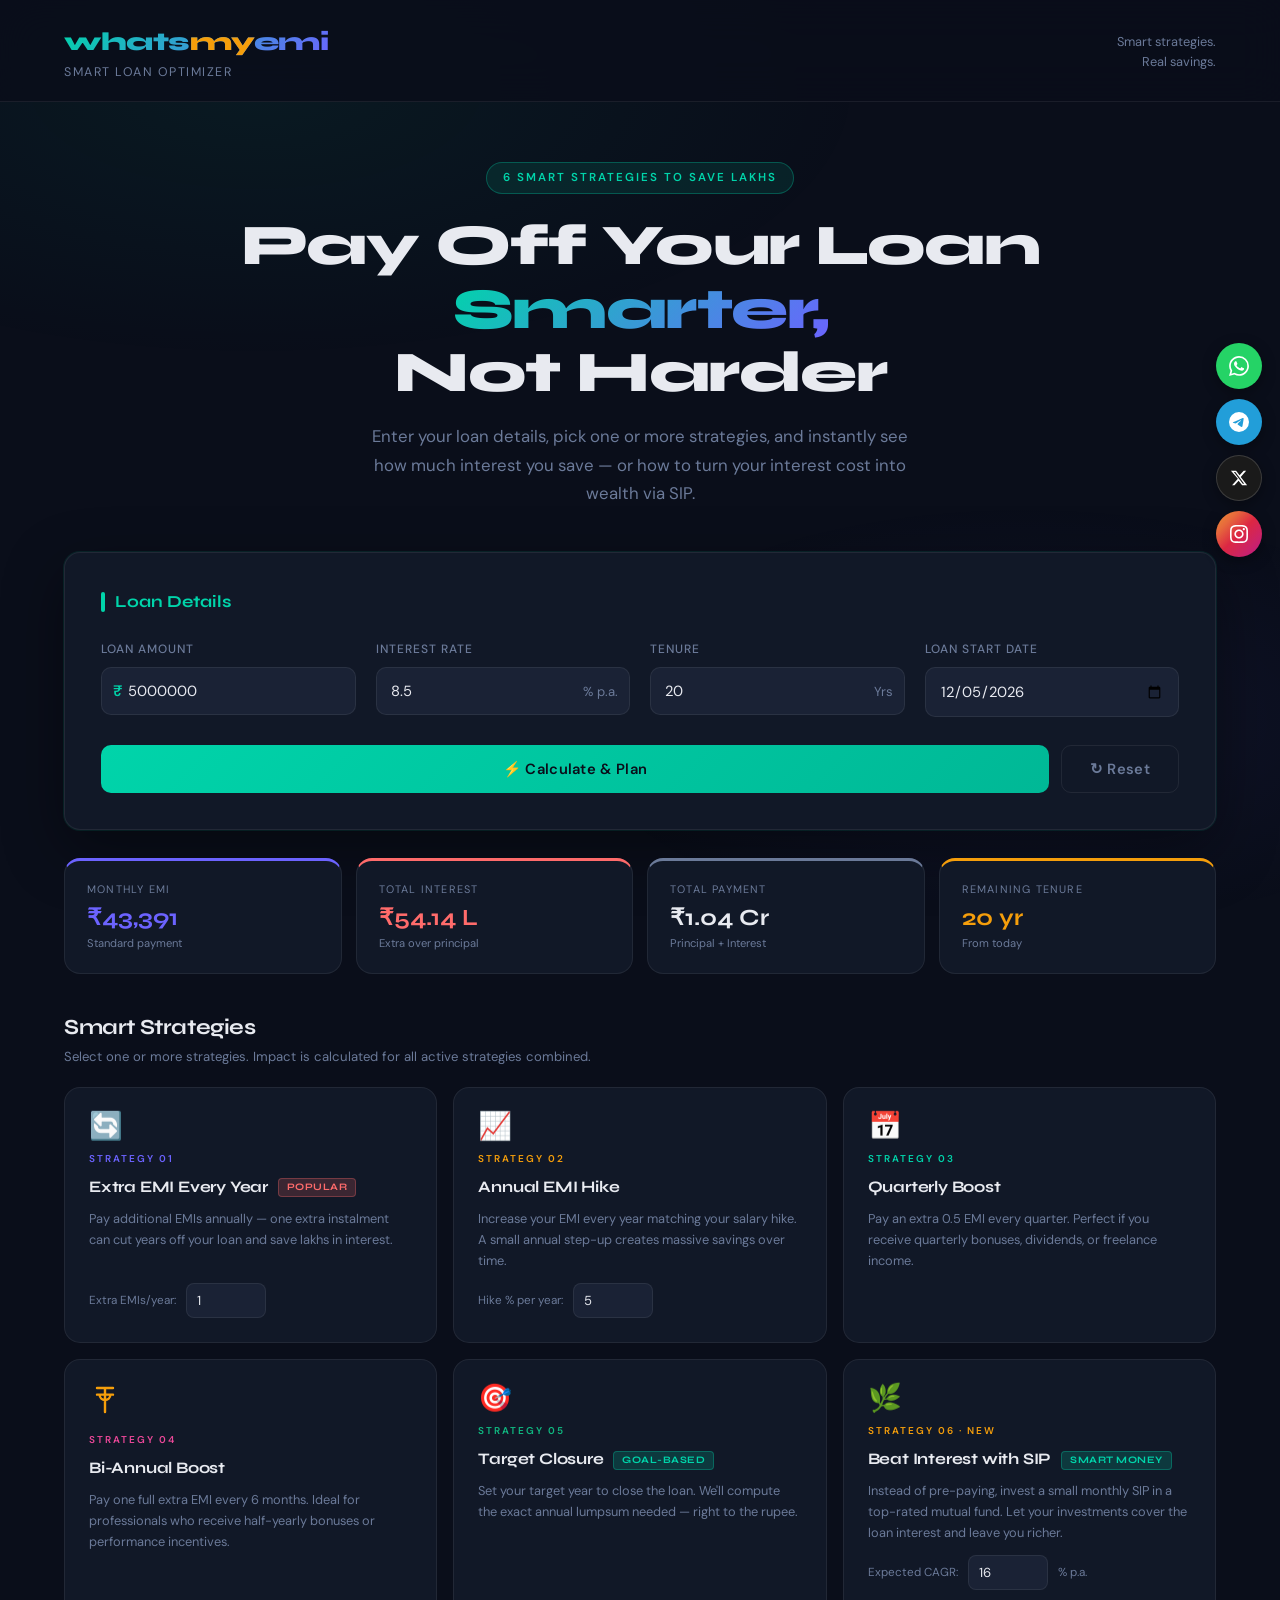
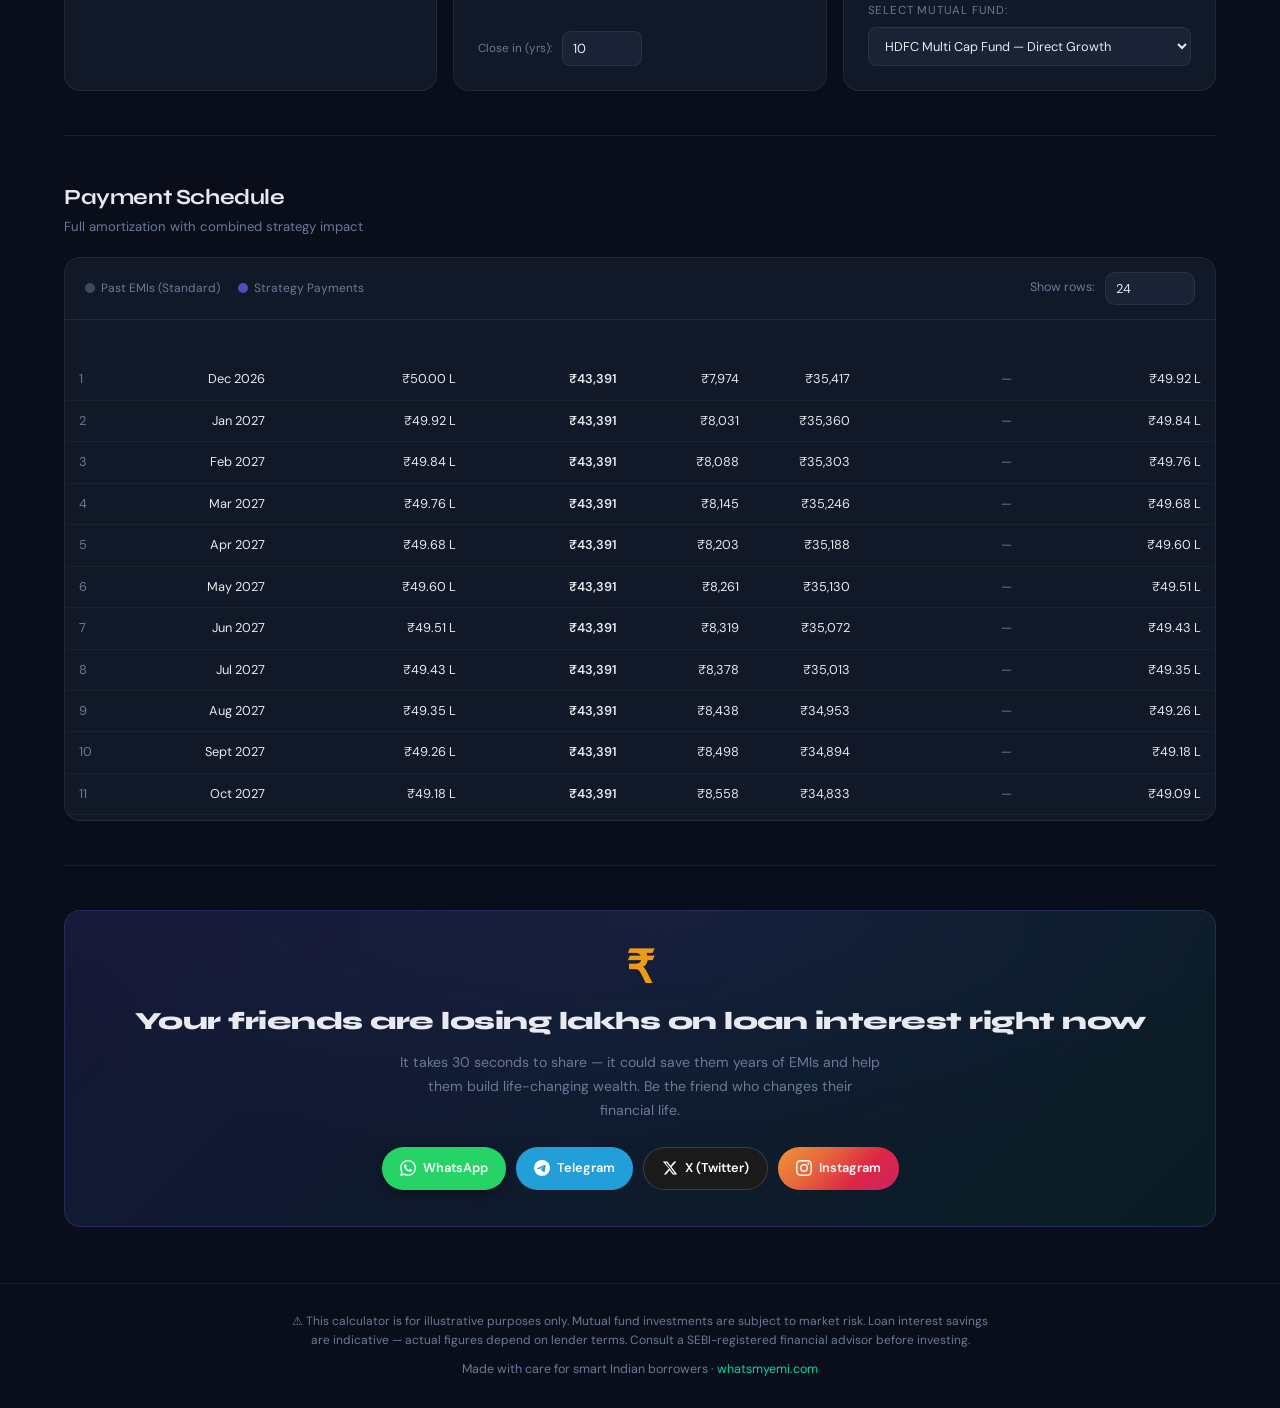
<file: index.html>
<!DOCTYPE html>
<html lang="en">
<head>
  <meta charset="UTF-8">
  <meta name="viewport" content="width=device-width, initial-scale=1.0">

  <!-- ═══ PRIMARY SEO META ═══ -->
  <title>WhatsMyEMI — Free EMI Calculator with Smart Loan Optimizer for India</title>
  <link rel="apple-touch-icon" sizes="180x180" href="/apple-touch-icon.png">
  <link rel="icon" type="image/png" sizes="32x32" href="/favicon-32x32.png">
  <link rel="icon" type="image/png" sizes="16x16" href="/favicon-16x16.png">
  <link rel="manifest" href="/site.webmanifest">

  <meta name="description" content="Calculate your home loan, car loan or personal loan EMI instantly. Use 6 smart strategies — extra EMI, EMI hike, SIP in mutual funds — to save lakhs of rupees in interest. Free, no login required.">
  <meta name="keywords" content="EMI calculator, loan EMI calculator India, home loan EMI, car loan EMI, personal loan EMI, reduce loan interest, prepayment calculator, SIP calculator, mutual fund SIP, HDFC mutual fund, ICICI mutual fund, Axis mutual fund, loan optimizer, amortization schedule India">
  <meta name="author" content="WhatsMyEMI">
  <meta name="robots" content="index, follow">
  <link rel="canonical" href="https://whatsmyemi.com/">

  <!-- ═══ OPEN GRAPH (Facebook, WhatsApp, LinkedIn) ═══ -->
  <meta property="og:type" content="website">
  <meta property="og:url" content="https://whatsmyemi.com/">
  <meta property="og:title" content="WhatsMyEMI — Save Lakhs on Your Loan Interest">
  <meta property="og:description" content="India's smartest free EMI calculator. Discover 6 proven strategies to slash your loan interest and close your loan years early — including SIP in top mutual funds.">
  <meta property="og:image" content="https://whatsmyemi.com/og-preview.png">
  <meta property="og:locale" content="en_IN">
  <meta property="og:site_name" content="WhatsMyEMI">

  <!-- ═══ TWITTER CARD ═══ -->
  <meta name="twitter:card" content="summary_large_image">
  <meta name="twitter:url" content="https://whatsmyemi.com/">
  <meta name="twitter:title" content="WhatsMyEMI — Save Lakhs on Your Loan Interest">
  <meta name="twitter:description" content="India's smartest free EMI calculator with 6 strategies to reduce interest & close loan early. Try SIP strategy to beat your loan interest with mutual funds.">
  <meta name="twitter:image" content="https://whatsmyemi.com/og-preview.png">

  <!-- ═══ STRUCTURED DATA (JSON-LD) ═══ -->
  <script type="application/ld+json">
  {
    "@context": "https://schema.org",
    "@type": "WebApplication",
    "name": "WhatsMyEMI",
    "url": "https://whatsmyemi.com",
    "description": "Free EMI calculator with 6 smart loan optimization strategies for Indian borrowers. Calculate home loan, car loan, personal loan EMI and discover how to save lakhs in interest.",
    "applicationCategory": "FinanceApplication",
    "operatingSystem": "Any",
    "offers": { "@type": "Offer", "price": "0", "priceCurrency": "INR" },
    "inLanguage": "en-IN",
    "audience": { "@type": "Audience", "geographicArea": { "@type": "Country", "name": "India" } }
  }
  </script>

  <!-- ═══ FONTS ═══ -->
  <link rel="preconnect" href="https://fonts.googleapis.com">
  <link rel="preconnect" href="https://fonts.gstatic.com" crossorigin>
  <link href="https://fonts.googleapis.com/css2?family=Syne:wght@400;600;700;800&family=DM+Sans:ital,opsz,wght@0,9..40,300;0,9..40,400;0,9..40,500;1,9..40,300&display=swap" rel="stylesheet">

  <!-- ═══ STYLES ═══ -->
  <link rel="stylesheet" href="css/style.css">
  <link rel="stylesheet" href="css/strategy-cards.css">
  <link rel="stylesheet" href="css/social-share.css">
</head>
<body>

  <!-- ═══ HEADER ═══ -->
  <header>
    <div class="container">
      <div class="header-inner">
        <div>
          <div class="logo">whats<span>my</span>emi</div>
          <div class="tagline">SMART LOAN OPTIMIZER</div>
        </div>
       <!-- <div class="header-right">
          <span class="header-badge">100% Free · No Login</span>
        </div> -->
		<div style="font-size:0.8rem;color:var(--muted);text-align:right;line-height:1.6;">
        Smart strategies.<br>Real savings.
      </div>
      </div>
    </div>
  </header>

  <!-- ═══ HERO ═══ -->
  <section class="hero" aria-label="Hero Section">
    <div class="container">
      <div class="hero-badge">6 Smart Strategies to Save Lakhs</div>
      <h1>Pay Off Your Loan <em>Smarter,</em><br>Not Harder</h1>
      <p>Enter your loan details, pick one or more strategies, and instantly see how much interest you save — or how to turn your interest cost into wealth via SIP.</p>
    </div>
  </section>

  <!-- ═══ MAIN CONTENT ═══ -->
  <main class="container" id="main-content">

    <!-- ── Loan Input Card ── -->
    <section class="calc-card" aria-label="Loan Details">
      <div class="calc-title">Loan Details</div>
      <div class="inputs-grid">
        <div class="input-group">
          <label for="loanAmt">Loan Amount</label>
          <div class="input-wrap">
            <span class="input-prefix">₹</span>
            <input type="number" id="loanAmt" class="has-prefix" placeholder="50,00,000" value="5000000" aria-label="Loan Amount in Rupees">
          </div>
        </div>
        <div class="input-group">
          <label for="rate">Interest Rate</label>
          <div class="input-wrap">
            <input type="number" id="rate" class="has-suffix" placeholder="8.5" value="8.5" step="0.1" aria-label="Annual Interest Rate">
            <span class="input-suffix">% p.a.</span>
          </div>
        </div>
        <div class="input-group">
          <label for="tenure">Tenure</label>
          <div class="input-wrap">
            <input type="number" id="tenure" class="has-suffix" placeholder="20" value="20" min="1" max="30" aria-label="Loan Tenure in Years">
            <span class="input-suffix">Yrs</span>
          </div>
        </div>
        <div class="input-group">
          <label for="startDate">Loan Start Date</label>
          <div class="input-wrap">
            <input type="date" id="startDate" aria-label="Loan Start Date">
          </div>
        </div>
      </div>
      <div class="btn-row">
        <button class="btn btn-primary" onclick="calculate()" aria-label="Calculate EMI">
          &#9889; Calculate &amp; Plan
        </button>
        <button class="btn btn-ghost" onclick="resetAll()" aria-label="Reset Calculator">
          &#8635; Reset
        </button>
      </div>
    </section>

    <!-- ── Results Summary Pills ── -->
    <section class="results-summary" id="resultsSummary" aria-live="polite" aria-label="Loan Summary">
      <div class="result-pill pill-emi">
        <div class="pill-label">Monthly EMI</div>
        <div class="pill-value" id="rEMI">—</div>
        <div class="pill-sub">Standard payment</div>
      </div>
      <div class="result-pill pill-interest">
        <div class="pill-label">Total Interest</div>
        <div class="pill-value" id="rInterest">—</div>
        <div class="pill-sub">Extra over principal</div>
      </div>
      <div class="result-pill pill-total">
        <div class="pill-label">Total Payment</div>
        <div class="pill-value" id="rTotal">—</div>
        <div class="pill-sub">Principal + Interest</div>
      </div>
      <div class="result-pill pill-tenure">
        <div class="pill-label">Remaining Tenure</div>
        <div class="pill-value" id="rTenure">—</div>
        <div class="pill-sub">From today</div>
      </div>
    </section>

    <!-- ── Strategy Section ── -->
    <div id="strategiesWrap" style="display:none">

      <!-- Combined savings banner (shows when >1 strategy active) -->
      <div class="combined-banner" id="combinedBanner" style="display:none" aria-live="polite">
        <div class="cb-left">
          <div class="cb-label">Combined Strategy Impact</div>
          <div class="cb-metrics">
            <span>Interest Saved: <strong id="cb-saved">—</strong></span>
            <span>Time Saved: <strong id="cb-time">—</strong></span>
            <span>New Tenure: <strong id="cb-tenure">—</strong></span>
          </div>
        </div>
        <div class="cb-tag">Multi-Strategy Active</div>
      </div>

      <div class="section-header">
        <div>
          <div class="section-title">Smart Strategies</div>
          <div class="section-sub">Select one or more strategies. Impact is calculated for all active strategies combined.</div>
        </div>
      </div>

      <div class="strategies-grid" id="strategiesGrid">

        <!-- S1: Extra EMI -->
        <article class="strategy-card" id="card-s1" style="--card-color:#6c63ff" onclick="toggleStrategy('s1')" role="button" tabindex="0" aria-pressed="false" aria-label="Extra EMI Every Year Strategy">
          <div class="card-check" aria-hidden="true">&#10003;</div>
          <div class="card-icon" aria-hidden="true">&#128260;</div>
          <div class="card-number">Strategy 01</div>
          <div class="card-title">Extra EMI Every Year <span class="badge badge-hot">Popular</span></div>
          <div class="card-desc">Pay additional EMIs annually — one extra instalment can cut years off your loan and save lakhs in interest.</div>
          <div class="card-input-row" onclick="event.stopPropagation()">
            <label for="s1-count">Extra EMIs/year:</label>
            <input type="number" id="s1-count" value="1" min="1" max="12" oninput="onStrategyInput('s1')">
          </div>
          <div class="card-result" id="res-s1">
            <div class="cr-item"><div class="cr-label">Interest Saved</div><div class="cr-value" id="s1-saved" style="color:var(--accent)">—</div></div>
            <div class="cr-item"><div class="cr-label">Time Saved</div><div class="cr-value" id="s1-time" style="color:var(--accent2)">—</div></div>
            <div class="cr-item"><div class="cr-label">New Tenure</div><div class="cr-value" id="s1-new-tenure" style="color:var(--accent3)">—</div></div>
          </div>
        </article>

        <!-- S2: Hike EMI -->
        <article class="strategy-card" id="card-s2" style="--card-color:#f59e0b" onclick="toggleStrategy('s2')" role="button" tabindex="0" aria-pressed="false" aria-label="Annual EMI Hike Strategy">
          <div class="card-check" aria-hidden="true">&#10003;</div>
          <div class="card-icon" aria-hidden="true">&#128200;</div>
          <div class="card-number">Strategy 02</div>
          <div class="card-title">Annual EMI Hike</div>
          <div class="card-desc">Increase your EMI every year matching your salary hike. A small annual step-up creates massive savings over time.</div>
          <div class="card-input-row" onclick="event.stopPropagation()">
            <label for="s2-hike">Hike % per year:</label>
            <input type="number" id="s2-hike" value="5" min="1" max="50" oninput="onStrategyInput('s2')">
          </div>
          <div class="card-result" id="res-s2">
            <div class="cr-item"><div class="cr-label">Interest Saved</div><div class="cr-value" id="s2-saved" style="color:var(--accent)">—</div></div>
            <div class="cr-item"><div class="cr-label">Time Saved</div><div class="cr-value" id="s2-time" style="color:var(--accent2)">—</div></div>
            <div class="cr-item"><div class="cr-label">New Tenure</div><div class="cr-value" id="s2-new-tenure" style="color:var(--accent3)">—</div></div>
          </div>
        </article>

        <!-- S3: Quarterly Boost -->
        <article class="strategy-card" id="card-s3" style="--card-color:#00d4aa" onclick="toggleStrategy('s3')" role="button" tabindex="0" aria-pressed="false" aria-label="Quarterly Boost Strategy">
          <div class="card-check" aria-hidden="true">&#10003;</div>
          <div class="card-icon" aria-hidden="true">&#128197;</div>
          <div class="card-number">Strategy 03</div>
          <div class="card-title">Quarterly Boost</div>
          <div class="card-desc">Pay an extra 0.5 EMI every quarter. Perfect if you receive quarterly bonuses, dividends, or freelance income.</div>
          <div class="card-result" id="res-s3">
            <div class="cr-item"><div class="cr-label">Interest Saved</div><div class="cr-value" id="s3-saved" style="color:var(--accent)">—</div></div>
            <div class="cr-item"><div class="cr-label">Time Saved</div><div class="cr-value" id="s3-time" style="color:var(--accent2)">—</div></div>
            <div class="cr-item"><div class="cr-label">New Tenure</div><div class="cr-value" id="s3-new-tenure" style="color:var(--accent3)">—</div></div>
          </div>
        </article>

        <!-- S4: 6-Month Boost -->
        <article class="strategy-card" id="card-s4" style="--card-color:#ec4899" onclick="toggleStrategy('s4')" role="button" tabindex="0" aria-pressed="false" aria-label="Bi-Annual Boost Strategy">
          <div class="card-check" aria-hidden="true">&#10003;</div>
          <div class="card-icon" aria-hidden="true">
            <svg width="32" height="32" viewBox="0 0 24 24" fill="none" stroke="var(--accent3)" stroke-width="1.8" stroke-linecap="round" stroke-linejoin="round"><path d="M6 3h12M6 8h12M12 3v18M8 8c0 2.5 2 4 4 4s4-1.5 4-4"/></svg>
          </div>
          <div class="card-number">Strategy 04</div>
          <div class="card-title">Bi-Annual Boost</div>
          <div class="card-desc">Pay one full extra EMI every 6 months. Ideal for professionals who receive half-yearly bonuses or performance incentives.</div>
          <div class="card-result" id="res-s4">
            <div class="cr-item"><div class="cr-label">Interest Saved</div><div class="cr-value" id="s4-saved" style="color:var(--accent)">—</div></div>
            <div class="cr-item"><div class="cr-label">Time Saved</div><div class="cr-value" id="s4-time" style="color:var(--accent2)">—</div></div>
            <div class="cr-item"><div class="cr-label">New Tenure</div><div class="cr-value" id="s4-new-tenure" style="color:var(--accent3)">—</div></div>
          </div>
        </article>

        <!-- S5: Target Tenure -->
        <article class="strategy-card" id="card-s5" style="--card-color:#10b981" onclick="toggleStrategy('s5')" role="button" tabindex="0" aria-pressed="false" aria-label="Target Closure Strategy">
          <div class="card-check" aria-hidden="true">&#10003;</div>
          <div class="card-icon" aria-hidden="true">&#127919;</div>
          <div class="card-number">Strategy 05</div>
          <div class="card-title">Target Closure <span class="badge badge-new">Goal-Based</span></div>
          <div class="card-desc">Set your target year to close the loan. We'll compute the exact annual lumpsum needed — right to the rupee.</div>
          <div class="card-input-row" onclick="event.stopPropagation()">
            <label for="s5-target">Close in (yrs):</label>
            <input type="number" id="s5-target" value="10" min="1" oninput="onStrategyInput('s5')">
          </div>
          <div class="card-result" id="res-s5">
            <div class="cr-item"><div class="cr-label">Annual Lumpsum</div><div class="cr-value" id="s5-lumpsum" style="color:var(--accent3)">—</div></div>
            <div class="cr-item"><div class="cr-label">Interest Saved</div><div class="cr-value" id="s5-saved" style="color:var(--accent)">—</div></div>
            <div class="cr-item"><div class="cr-label">Years Saved</div><div class="cr-value" id="s5-time" style="color:var(--accent2)">—</div></div>
          </div>
        </article>

        <!-- S6: SIP Strategy -->
        <article class="strategy-card sip-card" id="card-s6" style="--card-color:#f59e0b" onclick="toggleStrategy('s6')" role="button" tabindex="0" aria-pressed="false" aria-label="Beat Interest with SIP Strategy">
          <div class="card-check" aria-hidden="true">&#10003;</div>
          <div class="card-icon" aria-hidden="true">&#127807;</div>
          <div class="card-number">Strategy 06 · NEW</div>
          <div class="card-title">Beat Interest with SIP <span class="badge badge-new">Smart Money</span></div>
          <div class="card-desc">Instead of pre-paying, invest a small monthly SIP in a top-rated mutual fund. Let your investments cover the loan interest and leave you richer.</div>
          <div class="card-input-row sip-cagr-row" onclick="event.stopPropagation()">
            <label for="s6-cagr">Expected CAGR:</label>
            <input type="number" id="s6-cagr" value="16" min="1" max="40" step="0.5" oninput="onStrategyInput('s6')">
            <span class="unit-label">% p.a.</span>
          </div>
          <!-- Fund Selector -->
          <div class="fund-selector" onclick="event.stopPropagation()">
            <label for="s6-fund">Select Mutual Fund:</label>
            <select id="s6-fund" onchange="onStrategyInput('s6')">
              <option value="hdfc-multicap">HDFC Multi Cap Fund — Direct Growth</option>
              <option value="icici-bluechip">ICICI Pru Bluechip Fund — Direct Growth</option>
              <option value="axis-smallcap">Axis Small Cap Fund — Direct Growth</option>
              <option value="parag-flexi">Parag Parikh Flexi Cap Fund — Direct Growth</option>
              <option value="mirae-largecap">Mirae Asset Large Cap Fund — Direct Growth</option>
            </select>
          </div>
          <!-- SIP Results -->
          <div class="sip-result-box" id="res-s6">
            <div class="sip-fund-info">
              <div class="sip-fund-name" id="s6-fund-name">HDFC Multi Cap Fund — Direct Growth</div>
              <a href="#" id="s6-fund-link" target="_blank" class="sip-fund-link" onclick="event.stopPropagation()">View Fund on AMC Website &#8599;</a>
            </div>
            <div class="sip-metrics">
              <div class="sip-metric">
                <div class="sip-metric-label">Monthly SIP</div>
                <div class="sip-metric-value" id="s6-sip-amount" style="color:var(--accent3)">—</div>
              </div>
              <div class="sip-metric">
                <div class="sip-metric-label">SIP Tenure</div>
                <div class="sip-metric-value" id="s6-sip-tenure" style="color:var(--accent2)">—</div>
              </div>
              <div class="sip-metric">
                <div class="sip-metric-label">Total Invested</div>
                <div class="sip-metric-value" id="s6-sip-invested" style="color:var(--muted)">—</div>
              </div>
              <div class="sip-metric">
                <div class="sip-metric-label">Total Returns</div>
                <div class="sip-metric-value" id="s6-sip-returns" style="color:var(--accent)">—</div>
              </div>
              <div class="sip-metric">
                <div class="sip-metric-label">Loan Interest Paid</div>
                <div class="sip-metric-value" id="s6-interest-paid" style="color:var(--danger)">—</div>
              </div>
              <div class="sip-metric">
                <div class="sip-metric-label">Net Surplus</div>
                <div class="sip-metric-value" id="s6-surplus" style="color:var(--accent3)">—</div>
              </div>
            </div>
            <div class="sip-verdict" id="s6-verdict"></div>
            <div class="sip-disclaimer">* Mutual fund returns are subject to market risk. Past CAGR is not a guarantee of future returns. Consult a SEBI-registered advisor before investing.</div>
          </div>
        </article>

      </div><!-- /strategies-grid -->

      <!-- ── Amortization Table ── -->
      <div class="amort-section" id="amortSection">
        <div class="divider"></div>
        <div class="section-header">
          <div>
            <div class="section-title">Payment Schedule</div>
            <div class="section-sub">
              <span id="pastNotice" style="display:none;color:var(--accent3)">&#9888; Past EMIs shown at standard plan. Strategy payments apply from today onwards.</span>
              <span id="scheduleNote">Full amortization with combined strategy impact</span>
            </div>
          </div>
        </div>
        <div class="table-wrap">
          <div class="table-controls">
            <div class="table-legend">
              <span class="legend-dot dot-past"></span> Past EMIs (Standard)
              <span class="legend-dot dot-strategy" style="margin-left:12px"></span> Strategy Payments
            </div>
            <div style="display:flex;gap:10px;align-items:center">
              <label style="font-size:0.78rem;color:var(--muted)">Show rows:</label>
              <input type="number" id="showRows" value="24" min="6" max="9999" oninput="renderTable()">
            </div>
          </div>
          <div class="scrollable-table" role="region" aria-label="Amortization Table">
            <table>
              <thead>
                <tr>
                  <th style="text-align:left">Month</th>
                  <th>Date</th>
                  <th>Opening Balance</th>
                  <th>Total EMI Paid</th>
                  <th>Principal</th>
                  <th>Interest</th>
                  <th>Extra Amount</th>
                  <th>Closing Balance</th>
                </tr>
              </thead>
              <tbody id="amortBody"></tbody>
            </table>
          </div>
        </div>
      </div>

      <div class="divider"></div>

      <!-- ── Share CTA ── -->
      <section class="share-cta" aria-label="Share Section">
        <!-- <div class="share-cta-icon" aria-hidden="true">
          <svg width="40" height="40" viewBox="0 0 24 24" fill="none" stroke="var(--accent3)" stroke-width="1.8" stroke-linecap="round" stroke-linejoin="round"><path d="M6 3h12M6 8h12M12 3v18M8 8c0 2.5 2 4 4 4s4-1.5 4-4"/></svg>
        </div> -->
		<div class="share-cta-icon" aria-hidden="true" style="font-size:2.8rem;font-weight:800;color:var(--accent3);font-family:'Syne',sans-serif;line-height:1;">
  ₹
</div>
        <h2>Your friends are losing lakhs on loan interest right now</h2>
        <p>It takes 30 seconds to share — it could save them years of EMIs and help them build life-changing wealth. Be the friend who changes their financial life.</p>
        <div class="share-cta-btns">
          <a href="#" onclick="shareWA();return false;" class="share-btn sb-wa" aria-label="Share on WhatsApp">
            <svg width="16" height="16" viewBox="0 0 24 24" fill="white" aria-hidden="true"><path d="M17.472 14.382c-.297-.149-1.758-.867-2.03-.967-.273-.099-.471-.148-.67.15-.197.297-.767.966-.94 1.164-.173.199-.347.223-.644.075-.297-.15-1.255-.463-2.39-1.475-.883-.788-1.48-1.761-1.653-2.059-.173-.297-.018-.458.13-.606.134-.133.298-.347.446-.52.149-.174.198-.298.298-.497.099-.198.05-.371-.025-.52-.075-.149-.669-1.612-.916-2.207-.242-.579-.487-.5-.669-.51-.173-.008-.371-.01-.57-.01-.198 0-.52.074-.792.372-.272.297-1.04 1.016-1.04 2.479 0 1.462 1.065 2.875 1.213 3.074.149.198 2.096 3.2 5.077 4.487.709.306 1.262.489 1.694.625.712.227 1.36.195 1.871.118.571-.085 1.758-.719 2.006-1.413.248-.694.248-1.289.173-1.413-.074-.124-.272-.198-.57-.347m-5.421 7.403h-.004a9.87 9.87 0 01-5.031-1.378l-.361-.214-3.741.982.998-3.648-.235-.374a9.86 9.86 0 01-1.51-5.26c.001-5.45 4.436-9.884 9.888-9.884 2.64 0 5.122 1.03 6.988 2.898a9.825 9.825 0 012.893 6.994c-.003 5.45-4.437 9.884-9.885 9.884m8.413-18.297A11.815 11.815 0 0012.05 0C5.495 0 .16 5.335.157 11.892c0 2.096.547 4.142 1.588 5.945L.057 24l6.305-1.654a11.882 11.882 0 005.683 1.448h.005c6.554 0 11.890-5.335 11.893-11.893a11.821 11.821 0 00-3.48-8.413Z"/></svg>
            WhatsApp
          </a>
          <a href="#" onclick="shareTG();return false;" class="share-btn sb-tg" aria-label="Share on Telegram">
            <svg width="16" height="16" viewBox="0 0 24 24" fill="white" aria-hidden="true"><path d="M11.944 0A12 12 0 0 0 0 12a12 12 0 0 0 12 12 12 12 0 0 0 12-12A12 12 0 0 0 12 0a12 12 0 0 0-.056 0zm4.962 7.224c.1-.002.321.023.465.14a.506.506 0 0 1 .171.325c.016.093.036.306.02.472-.18 1.898-.962 6.502-1.36 8.627-.168.9-.499 1.201-.82 1.23-.696.065-1.225-.46-1.9-.902-1.056-.693-1.653-1.124-2.678-1.8-1.185-.78-.417-1.21.258-1.91.177-.184 3.247-2.977 3.307-3.23.007-.032.014-.15-.056-.212s-.174-.041-.249-.024c-.106.024-1.793 1.14-5.061 3.345-.48.33-.913.49-1.302.48-.428-.008-1.252-.241-1.865-.44-.752-.245-1.349-.374-1.297-.789.027-.216.325-.437.893-.663 3.498-1.524 5.83-2.529 6.998-3.014 3.332-1.386 4.025-1.627 4.476-1.635z"/></svg>
            Telegram
          </a>
          <a href="#" onclick="shareTW();return false;" class="share-btn sb-tw" aria-label="Share on X/Twitter">
            <svg width="16" height="16" viewBox="0 0 24 24" fill="white" aria-hidden="true"><path d="M18.244 2.25h3.308l-7.227 8.26 8.502 11.24H16.17l-4.714-6.231-5.401 6.231H2.748l7.73-8.835L1.254 2.25H8.08l4.713 6.231zm-1.161 17.52h1.833L7.084 4.126H5.117z"/></svg>
            X (Twitter)
          </a>
          <a href="#" onclick="shareIG();return false;" class="share-btn sb-ig" aria-label="Share via Instagram">
            <svg width="16" height="16" viewBox="0 0 24 24" fill="white" aria-hidden="true"><path d="M12 2.163c3.204 0 3.584.012 4.85.07 3.252.148 4.771 1.691 4.919 4.919.058 1.265.069 1.645.069 4.849 0 3.205-.012 3.584-.069 4.849-.149 3.225-1.664 4.771-4.919 4.919-1.266.058-1.644.07-4.85.07-3.204 0-3.584-.012-4.849-.07-3.26-.149-4.771-1.699-4.919-4.92-.058-1.265-.07-1.644-.07-4.849 0-3.204.013-3.583.07-4.849.149-3.227 1.664-4.771 4.919-4.919 1.266-.057 1.645-.069 4.849-.069zm0-2.163c-3.259 0-3.667.014-4.947.072-4.358.2-6.78 2.618-6.98 6.98-.059 1.281-.073 1.689-.073 4.948 0 3.259.014 3.668.072 4.948.2 4.358 2.618 6.78 6.98 6.98 1.281.058 1.689.072 4.948.072 3.259 0 3.668-.014 4.948-.072 4.354-.2 6.782-2.618 6.979-6.98.059-1.28.073-1.689.073-4.948 0-3.259-.014-3.667-.072-4.947-.196-4.354-2.617-6.78-6.979-6.98-1.281-.059-1.69-.073-4.949-.073zm0 5.838c-3.403 0-6.162 2.759-6.162 6.162s2.759 6.163 6.162 6.163 6.162-2.759 6.162-6.163c0-3.403-2.759-6.162-6.162-6.162zm0 10.162c-2.209 0-4-1.79-4-4 0-2.209 1.791-4 4-4s4 1.791 4 4c0 2.21-1.791 4-4 4zm6.406-11.845c-.796 0-1.441.645-1.441 1.44s.645 1.44 1.441 1.44c.795 0 1.439-.645 1.439-1.44s-.644-1.44-1.439-1.44z"/></svg>
            Instagram
          </a>
        </div>
      </section>

    </div><!-- /strategiesWrap -->
  </main>

  <!-- ═══ FOOTER ═══ -->
  <footer>
    <div class="container">
      <p class="footer-disclaimer">&#9888; This calculator is for illustrative purposes only. Mutual fund investments are subject to market risk. Loan interest savings are indicative — actual figures depend on lender terms. Consult a SEBI-registered financial advisor before investing.</p>
      <p class="footer-copy">Made with care for smart Indian borrowers &middot; <a href="https://whatsmyemi.com" rel="noopener">whatsmyemi.com</a></p>
    </div>
  </footer>

  <!-- ═══ SOCIAL SHARE FLOATER ═══ -->
  <aside class="social-float" aria-label="Social Share Buttons">
    <a class="share-bubble sb-wa" href="#" onclick="shareWA();return false;" data-tip="WhatsApp" aria-label="Share on WhatsApp">
      <svg width="20" height="20" viewBox="0 0 24 24" fill="white"><path d="M17.472 14.382c-.297-.149-1.758-.867-2.03-.967-.273-.099-.471-.148-.67.15-.197.297-.767.966-.94 1.164-.173.199-.347.223-.644.075-.297-.15-1.255-.463-2.39-1.475-.883-.788-1.48-1.761-1.653-2.059-.173-.297-.018-.458.13-.606.134-.133.298-.347.446-.52.149-.174.198-.298.298-.497.099-.198.05-.371-.025-.52-.075-.149-.669-1.612-.916-2.207-.242-.579-.487-.5-.669-.51-.173-.008-.371-.01-.57-.01-.198 0-.52.074-.792.372-.272.297-1.04 1.016-1.04 2.479 0 1.462 1.065 2.875 1.213 3.074.149.198 2.096 3.2 5.077 4.487.709.306 1.262.489 1.694.625.712.227 1.36.195 1.871.118.571-.085 1.758-.719 2.006-1.413.248-.694.248-1.289.173-1.413-.074-.124-.272-.198-.57-.347m-5.421 7.403h-.004a9.87 9.87 0 01-5.031-1.378l-.361-.214-3.741.982.998-3.648-.235-.374a9.86 9.86 0 01-1.51-5.26c.001-5.45 4.436-9.884 9.888-9.884 2.64 0 5.122 1.03 6.988 2.898a9.825 9.825 0 012.893 6.994c-.003 5.45-4.437 9.884-9.885 9.884m8.413-18.297A11.815 11.815 0 0012.05 0C5.495 0 .16 5.335.157 11.892c0 2.096.547 4.142 1.588 5.945L.057 24l6.305-1.654a11.882 11.882 0 005.683 1.448h.005c6.554 0 11.890-5.335 11.893-11.893a11.821 11.821 0 00-3.48-8.413Z"/></svg>
    </a>
    <a class="share-bubble sb-tg" href="#" onclick="shareTG();return false;" data-tip="Telegram" aria-label="Share on Telegram">
      <svg width="20" height="20" viewBox="0 0 24 24" fill="white"><path d="M11.944 0A12 12 0 0 0 0 12a12 12 0 0 0 12 12 12 12 0 0 0 12-12A12 12 0 0 0 12 0a12 12 0 0 0-.056 0zm4.962 7.224c.1-.002.321.023.465.14a.506.506 0 0 1 .171.325c.016.093.036.306.02.472-.18 1.898-.962 6.502-1.36 8.627-.168.9-.499 1.201-.82 1.23-.696.065-1.225-.46-1.9-.902-1.056-.693-1.653-1.124-2.678-1.8-1.185-.78-.417-1.21.258-1.91.177-.184 3.247-2.977 3.307-3.23.007-.032.014-.15-.056-.212s-.174-.041-.249-.024c-.106.024-1.793 1.14-5.061 3.345-.48.33-.913.49-1.302.48-.428-.008-1.252-.241-1.865-.44-.752-.245-1.349-.374-1.297-.789.027-.216.325-.437.893-.663 3.498-1.524 5.83-2.529 6.998-3.014 3.332-1.386 4.025-1.627 4.476-1.635z"/></svg>
    </a>
    <a class="share-bubble sb-tw" href="#" onclick="shareTW();return false;" data-tip="X / Twitter" aria-label="Share on X Twitter">
      <svg width="18" height="18" viewBox="0 0 24 24" fill="white"><path d="M18.244 2.25h3.308l-7.227 8.26 8.502 11.24H16.17l-4.714-6.231-5.401 6.231H2.748l7.73-8.835L1.254 2.25H8.08l4.713 6.231zm-1.161 17.52h1.833L7.084 4.126H5.117z"/></svg>
    </a>
    <a class="share-bubble sb-ig" href="#" onclick="shareIG();return false;" data-tip="Instagram" aria-label="Share via Instagram">
      <svg width="18" height="18" viewBox="0 0 24 24" fill="white"><path d="M12 2.163c3.204 0 3.584.012 4.85.07 3.252.148 4.771 1.691 4.919 4.919.058 1.265.069 1.645.069 4.849 0 3.205-.012 3.584-.069 4.849-.149 3.225-1.664 4.771-4.919 4.919-1.266.058-1.644.07-4.85.07-3.204 0-3.584-.012-4.849-.07-3.26-.149-4.771-1.699-4.919-4.92-.058-1.265-.07-1.644-.07-4.849 0-3.204.013-3.583.07-4.849.149-3.227 1.664-4.771 4.919-4.919 1.266-.057 1.645-.069 4.849-.069zm0-2.163c-3.259 0-3.667.014-4.947.072-4.358.2-6.78 2.618-6.98 6.98-.059 1.281-.073 1.689-.073 4.948 0 3.259.014 3.668.072 4.948.2 4.358 2.618 6.78 6.98 6.98 1.281.058 1.689.072 4.948.072 3.259 0 3.668-.014 4.948-.072 4.354-.2 6.782-2.618 6.979-6.98.059-1.28.073-1.689.073-4.948 0-3.259-.014-3.667-.072-4.947-.196-4.354-2.617-6.78-6.979-6.98-1.281-.059-1.69-.073-4.949-.073zm0 5.838c-3.403 0-6.162 2.759-6.162 6.162s2.759 6.163 6.162 6.163 6.162-2.759 6.162-6.163c0-3.403-2.759-6.162-6.162-6.162zm0 10.162c-2.209 0-4-1.79-4-4 0-2.209 1.791-4 4-4s4 1.791 4 4c0 2.21-1.791 4-4 4zm6.406-11.845c-.796 0-1.441.645-1.441 1.44s.645 1.44 1.441 1.44c.795 0 1.439-.645 1.439-1.44s-.644-1.44-1.439-1.44z"/></svg>
    </a>
  </aside>

  <!-- ═══ SCRIPTS ═══ -->
  <!-- Load order matters: calc.js and table.js must come before strategies.js
       because strategies.js calls buildSchedule() and window.TABLE at runtime -->
  <script src="js/calc.js"></script>
  <script src="js/table.js"></script>
  <script src="js/strategies.js"></script>
  <script src="js/share.js"></script>
  <script src="js/app.js"></script>
</body>
</html>
</file>
<file: css/style.css>
/* ═══════════════════════════════════════════════════════════
   WhatsMyEMI — style.css
   Base layout, typography, calculator, table, footer
═══════════════════════════════════════════════════════════ */

/* ─── Design Tokens ─── */
:root {
  --bg: #0a0e1a;
  --surface: #111827;
  --surface2: #1a2235;
  --border: rgba(255,255,255,0.07);
  --accent: #00d4aa;
  --accent2: #6c63ff;
  --accent3: #f59e0b;
  --text: #e8eaf0;
  --muted: #6b7a99;
  --danger: #ff6b6b;
  --success: #00d4aa;
  --radius: 16px;
  --card-glow: 0 0 0 1px rgba(0,212,170,0.1), 0 20px 60px rgba(0,0,0,0.4);
}

/* ─── Reset & Base ─── */
*, *::before, *::after { box-sizing: border-box; margin: 0; padding: 0; }

html { scroll-behavior: smooth; }

body {
  font-family: 'DM Sans', sans-serif;
  background: var(--bg);
  color: var(--text);
  min-height: 100vh;
  overflow-x: hidden;
  line-height: 1.6;
}

/* Ambient mesh background */
body::before {
  content: '';
  position: fixed;
  inset: 0;
  background:
    radial-gradient(ellipse 80% 50% at 20% 10%, rgba(0,212,170,0.06) 0%, transparent 60%),
    radial-gradient(ellipse 60% 40% at 80% 80%, rgba(108,99,255,0.07) 0%, transparent 60%);
  pointer-events: none;
  z-index: 0;
}

/* ─── Layout ─── */
.container {
  max-width: 1200px;
  margin: 0 auto;
  padding: 0 24px;
  position: relative;
  z-index: 1;
}

/* ─── Header ─── */
header {
  padding: 22px 0 18px;
  border-bottom: 1px solid var(--border);
  background: rgba(10,14,26,0.85);
  backdrop-filter: blur(20px);
  -webkit-backdrop-filter: blur(20px);
  position: sticky;
  top: 0;
  z-index: 100;
}

.header-inner {
  display: flex;
  align-items: center;
  justify-content: space-between;
}

.logo {
  font-family: 'Syne', sans-serif;
  font-size: 1.6rem;
  font-weight: 800;
  letter-spacing: -0.5px;
  background: linear-gradient(135deg, #00d4aa, #6c63ff);
  -webkit-background-clip: text;
  -webkit-text-fill-color: transparent;
  background-clip: text;
}

.logo span { color: var(--accent3); -webkit-text-fill-color: var(--accent3); }

.tagline {
  font-size: 0.78rem;
  color: var(--muted);
  letter-spacing: 1.5px;
  text-transform: uppercase;
}

.header-badge {
  background: rgba(0,212,170,0.1);
  border: 1px solid rgba(0,212,170,0.25);
  color: var(--accent);
  font-size: 0.72rem;
  font-weight: 600;
  padding: 5px 12px;
  border-radius: 100px;
  letter-spacing: 0.5px;
}

/* ─── Hero ─── */
.hero {
  text-align: center;
  padding: 60px 0 44px;
}

.hero-badge {
  display: inline-block;
  background: rgba(0,212,170,0.1);
  border: 1px solid rgba(0,212,170,0.3);
  color: var(--accent);
  font-size: 0.72rem;
  font-weight: 600;
  letter-spacing: 2px;
  text-transform: uppercase;
  padding: 6px 16px;
  border-radius: 100px;
  margin-bottom: 20px;
  animation: fadeUp 0.6s ease both;
}

.hero h1 {
  font-family: 'Syne', sans-serif;
  font-size: clamp(2.1rem, 5vw, 3.6rem);
  font-weight: 800;
  line-height: 1.1;
  letter-spacing: -1.5px;
  margin-bottom: 18px;
  animation: fadeUp 0.6s 0.1s ease both;
}

.hero h1 em {
  font-style: normal;
  background: linear-gradient(135deg, var(--accent), var(--accent2));
  -webkit-background-clip: text;
  -webkit-text-fill-color: transparent;
  background-clip: text;
}

.hero p {
  font-size: 1.05rem;
  color: var(--muted);
  max-width: 540px;
  margin: 0 auto;
  line-height: 1.7;
  animation: fadeUp 0.6s 0.2s ease both;
}

/* ─── Calculator Card ─── */
.calc-card {
  background: var(--surface);
  border: 1px solid var(--border);
  border-radius: var(--radius);
  padding: 36px;
  margin-bottom: 28px;
  box-shadow: var(--card-glow);
  animation: fadeUp 0.6s 0.3s ease both;
}

.calc-title {
  font-family: 'Syne', sans-serif;
  font-size: 1.05rem;
  font-weight: 700;
  margin-bottom: 24px;
  color: var(--accent);
  display: flex;
  align-items: center;
  gap: 10px;
}

.calc-title::before {
  content: '';
  display: block;
  width: 4px;
  height: 20px;
  background: var(--accent);
  border-radius: 4px;
  flex-shrink: 0;
}

.inputs-grid {
  display: grid;
  grid-template-columns: repeat(auto-fit, minmax(200px, 1fr));
  gap: 20px;
  margin-bottom: 28px;
}

.input-group {
  display: flex;
  flex-direction: column;
  gap: 8px;
}

.input-group label {
  font-size: 0.75rem;
  font-weight: 500;
  color: var(--muted);
  text-transform: uppercase;
  letter-spacing: 1px;
}

.input-wrap { position: relative; }

.input-prefix {
  position: absolute;
  left: 12px;
  top: 50%;
  transform: translateY(-50%);
  color: var(--accent);
  font-weight: 600;
  font-size: 0.95rem;
  pointer-events: none;
}

.input-suffix {
  position: absolute;
  right: 12px;
  top: 50%;
  transform: translateY(-50%);
  color: var(--muted);
  font-size: 0.82rem;
  pointer-events: none;
}

input[type="number"],
input[type="date"],
select {
  width: 100%;
  background: var(--surface2);
  border: 1px solid var(--border);
  border-radius: 10px;
  padding: 13px 14px;
  color: var(--text);
  font-family: 'DM Sans', sans-serif;
  font-size: 0.92rem;
  outline: none;
  transition: border-color 0.2s, box-shadow 0.2s;
  -moz-appearance: textfield;
}

input[type="number"]::-webkit-outer-spin-button,
input[type="number"]::-webkit-inner-spin-button { -webkit-appearance: none; }

input[type="number"].has-prefix { padding-left: 26px; }
input[type="number"].has-suffix { padding-right: 50px; }

input:focus, select:focus {
  border-color: var(--accent);
  box-shadow: 0 0 0 3px rgba(0,212,170,0.12);
}

select option { background: var(--surface2); }

/* ─── Buttons ─── */
.btn-row {
  display: flex;
  gap: 12px;
  flex-wrap: wrap;
}

.btn {
  padding: 13px 28px;
  border-radius: 10px;
  font-family: 'DM Sans', sans-serif;
  font-weight: 600;
  font-size: 0.92rem;
  cursor: pointer;
  border: none;
  transition: all 0.2s;
  letter-spacing: 0.3px;
}

.btn-primary {
  background: linear-gradient(135deg, var(--accent), #00b896);
  color: #0a0e1a;
  flex: 1;
  min-width: 160px;
}

.btn-primary:hover {
  transform: translateY(-2px);
  box-shadow: 0 8px 24px rgba(0,212,170,0.35);
}

.btn-primary:active { transform: translateY(0); }

.btn-ghost {
  background: transparent;
  border: 1px solid var(--border);
  color: var(--muted);
}

.btn-ghost:hover {
  border-color: var(--accent);
  color: var(--accent);
}

/* ─── Results Summary Pills ─── */
.results-summary {
  display: none;
  grid-template-columns: repeat(auto-fit, minmax(175px, 1fr));
  gap: 14px;
  margin-bottom: 36px;
  animation: fadeUp 0.5s ease both;
}

.results-summary.visible { display: grid; }

.result-pill {
  background: var(--surface);
  border: 1px solid var(--border);
  border-radius: var(--radius);
  padding: 20px 22px;
  transition: transform 0.2s, box-shadow 0.2s;
  border-top-width: 3px;
}

.result-pill:hover {
  transform: translateY(-3px);
  box-shadow: 0 12px 32px rgba(0,0,0,0.3);
}

.pill-label {
  font-size: 0.68rem;
  text-transform: uppercase;
  letter-spacing: 1.2px;
  color: var(--muted);
  margin-bottom: 8px;
}

.pill-value {
  font-family: 'Syne', sans-serif;
  font-size: 1.45rem;
  font-weight: 700;
  line-height: 1;
}

.pill-sub {
  font-size: 0.7rem;
  color: var(--muted);
  margin-top: 5px;
}

.pill-emi { border-top-color: var(--accent2); }
.pill-interest { border-top-color: var(--danger); }
.pill-total { border-top-color: var(--muted); }
.pill-tenure { border-top-color: var(--accent3); }

.pill-emi .pill-value { color: var(--accent2); }
.pill-interest .pill-value { color: var(--danger); }
.pill-total .pill-value { color: var(--text); }
.pill-tenure .pill-value { color: var(--accent3); }

/* ─── Section Headers ─── */
.section-header {
  display: flex;
  align-items: flex-start;
  gap: 12px;
  margin-bottom: 20px;
}

.section-title {
  font-family: 'Syne', sans-serif;
  font-size: 1.35rem;
  font-weight: 700;
  letter-spacing: -0.4px;
}

.section-sub {
  font-size: 0.82rem;
  color: var(--muted);
  margin-top: 3px;
  line-height: 1.5;
}

/* ─── Combined Banner ─── */
.combined-banner {
  background: linear-gradient(135deg, rgba(0,212,170,0.12), rgba(108,99,255,0.1));
  border: 1px solid rgba(0,212,170,0.25);
  border-radius: var(--radius);
  padding: 18px 24px;
  display: flex;
  align-items: center;
  justify-content: space-between;
  flex-wrap: wrap;
  gap: 12px;
  margin-bottom: 24px;
  animation: fadeUp 0.4s ease both;
}

.cb-label {
  font-size: 0.7rem;
  text-transform: uppercase;
  letter-spacing: 1.5px;
  color: var(--accent);
  margin-bottom: 6px;
  font-weight: 600;
}

.cb-metrics {
  display: flex;
  gap: 24px;
  flex-wrap: wrap;
  font-size: 0.88rem;
  color: var(--text);
}

.cb-metrics strong { color: var(--accent); font-family: 'Syne', sans-serif; }

.cb-tag {
  background: rgba(0,212,170,0.15);
  border: 1px solid rgba(0,212,170,0.3);
  color: var(--accent);
  font-size: 0.68rem;
  font-weight: 700;
  letter-spacing: 1.5px;
  text-transform: uppercase;
  padding: 5px 12px;
  border-radius: 100px;
}

/* ─── Amortization Table ─── */
.amort-section { display: none; animation: fadeUp 0.5s ease both; }
.amort-section.visible { display: block; }

.table-wrap {
  background: var(--surface);
  border: 1px solid var(--border);
  border-radius: var(--radius);
  overflow: hidden;
  margin-top: 16px;
}

.table-controls {
  display: flex;
  align-items: center;
  justify-content: space-between;
  padding: 14px 20px;
  border-bottom: 1px solid var(--border);
  flex-wrap: wrap;
  gap: 10px;
}

.table-legend {
  display: flex;
  align-items: center;
  gap: 6px;
  font-size: 0.75rem;
  color: var(--muted);
}

.legend-dot {
  display: inline-block;
  width: 10px;
  height: 10px;
  border-radius: 50%;
}

.dot-past { background: var(--muted); opacity: 0.5; }
.dot-strategy { background: var(--accent2); opacity: 0.7; }

.table-controls input[type="number"] {
  width: 90px;
  padding: 7px 10px;
  font-size: 0.8rem;
}

.scrollable-table {
  overflow-x: auto;
  max-height: 500px;
  overflow-y: auto;
}

table {
  width: 100%;
  border-collapse: collapse;
  font-size: 0.8rem;
  min-width: 700px;
}

thead th {
  background: var(--surface2);
  padding: 11px 14px;
  text-align: right;
  font-weight: 600;
  color: var(--muted);
  font-size: 0.68rem;
  text-transform: uppercase;
  letter-spacing: 0.8px;
  position: sticky;
  top: 0;
  z-index: 2;
  white-space: nowrap;
}

thead th:first-child { text-align: left; }

tbody tr {
  border-bottom: 1px solid rgba(255,255,255,0.04);
  transition: background 0.15s;
}

tbody tr:hover { background: rgba(255,255,255,0.03); }
tbody tr.row-past { opacity: 0.65; }
tbody tr.row-strategy { background: rgba(108,99,255,0.06); }
tbody tr.row-today { background: rgba(0,212,170,0.06); border-left: 3px solid var(--accent); }

td {
  padding: 10px 14px;
  text-align: right;
  color: var(--text);
  white-space: nowrap;
}

td:first-child { text-align: left; color: var(--muted); }
td.extra-amt { color: var(--accent2); font-weight: 500; }
td.total-emi { color: var(--text); font-weight: 600; }

/* ─── Divider ─── */
.divider {
  height: 1px;
  background: var(--border);
  margin: 44px 0;
}

/* ─── Footer ─── */
footer {
  border-top: 1px solid var(--border);
  padding: 28px 0;
  text-align: center;
  margin-top: 0;
}

.footer-disclaimer {
  font-size: 0.75rem;
  color: var(--muted);
  max-width: 700px;
  margin: 0 auto 10px;
  line-height: 1.6;
}

.footer-copy {
  font-size: 0.78rem;
  color: var(--muted);
}

.footer-copy a { color: var(--accent); text-decoration: none; }
.footer-copy a:hover { text-decoration: underline; }

/* ─── Badges ─── */
.badge {
  display: inline-block;
  padding: 2px 8px;
  border-radius: 4px;
  font-size: 0.62rem;
  font-weight: 700;
  letter-spacing: 0.5px;
  text-transform: uppercase;
  vertical-align: middle;
  margin-left: 6px;
}

.badge-new { background: rgba(0,212,170,0.18); color: var(--accent); border: 1px solid rgba(0,212,170,0.3); }
.badge-hot { background: rgba(255,107,107,0.18); color: var(--danger); border: 1px solid rgba(255,107,107,0.3); }

/* ─── Animations ─── */
@keyframes fadeUp {
  from { opacity: 0; transform: translateY(18px); }
  to { opacity: 1; transform: translateY(0); }
}

/* ─── Responsive ─── */
@media (max-width: 768px) {
  .calc-card { padding: 22px 16px; }
  .hero { padding: 40px 0 30px; }
  .combined-banner { flex-direction: column; align-items: flex-start; }
  .cb-metrics { gap: 14px; }
  .header-badge { display: none; }
}

@media (max-width: 480px) {
  .inputs-grid { grid-template-columns: 1fr 1fr; }
  .results-summary { grid-template-columns: 1fr 1fr; }
}
</file>
<file: css/strategy-cards.css>
/* ═══════════════════════════════════════════════════════════
   WhatsMyEMI — strategy-cards.css
   Strategy grid, individual cards, SIP card, fund selector
═══════════════════════════════════════════════════════════ */

/* ─── Grid ─── */
.strategies-grid {
  display: grid;
  grid-template-columns: repeat(auto-fill, minmax(330px, 1fr));
  gap: 16px;
  margin-bottom: 0;
}

/* ─── Base Card ─── */
.strategy-card {
  background: var(--surface);
  border: 1.5px solid var(--border);
  border-radius: var(--radius);
  padding: 24px;
  cursor: pointer;
  transition: transform 0.25s, border-color 0.25s, box-shadow 0.25s;
  position: relative;
  overflow: hidden;
  display: flex;
  flex-direction: column;
  gap: 10px;
  user-select: none;
}

.strategy-card:hover {
  border-color: rgba(255,255,255,0.13);
  transform: translateY(-3px);
  box-shadow: 0 16px 48px rgba(0,0,0,0.35);
}

.strategy-card:focus-visible {
  outline: 2px solid var(--accent);
  outline-offset: 3px;
}

/* Active state */
.strategy-card.active {
  border-color: var(--card-color, var(--accent));
  box-shadow: 0 0 0 1px var(--card-color, var(--accent)), 0 16px 48px rgba(0,0,0,0.4);
  transform: translateY(-4px);
}

/* Card shimmer on hover */
.strategy-card::after {
  content: '';
  position: absolute;
  inset: 0;
  background: linear-gradient(135deg, rgba(255,255,255,0.02) 0%, transparent 60%);
  pointer-events: none;
  opacity: 0;
  transition: opacity 0.3s;
}

.strategy-card:hover::after { opacity: 1; }

/* ─── Check indicator ─── */
.card-check {
  position: absolute;
  top: 16px;
  right: 16px;
  width: 24px;
  height: 24px;
  background: var(--card-color, var(--accent));
  border-radius: 50%;
  display: flex;
  align-items: center;
  justify-content: center;
  opacity: 0;
  transform: scale(0.4);
  transition: opacity 0.25s, transform 0.3s cubic-bezier(0.34, 1.56, 0.64, 1);
  font-size: 12px;
  color: #0a0e1a;
  font-weight: 900;
  z-index: 1;
}

.strategy-card.active .card-check {
  opacity: 1;
  transform: scale(1);
}

/* ─── Card content ─── */
.card-icon {
  font-size: 1.7rem;
  line-height: 1;
  margin-bottom: 2px;
}

.card-number {
  font-size: 0.62rem;
  letter-spacing: 2px;
  text-transform: uppercase;
  color: var(--card-color, var(--accent));
  font-weight: 600;
}

.card-title {
  font-family: 'Syne', sans-serif;
  font-size: 1rem;
  font-weight: 700;
  letter-spacing: -0.2px;
  line-height: 1.3;
}

.card-desc {
  font-size: 0.8rem;
  color: var(--muted);
  line-height: 1.65;
  flex: 1;
}

/* ─── Card inputs ─── */
.card-input-row {
  display: flex;
  align-items: center;
  gap: 10px;
  margin-top: 2px;
}

.card-input-row label {
  font-size: 0.73rem;
  color: var(--muted);
  white-space: nowrap;
}

.card-input-row input {
  width: 80px;
  padding: 8px 10px;
  font-size: 0.82rem;
  border-radius: 8px;
}

.unit-label {
  font-size: 0.73rem;
  color: var(--muted);
}

/* ─── Card Result Row ─── */
.card-result {
  display: none;
  background: rgba(0,0,0,0.2);
  border-radius: 10px;
  padding: 14px 16px;
  gap: 8px;
  flex-wrap: wrap;
  margin-top: 2px;
  border: 1px solid rgba(255,255,255,0.05);
}

.card-result.visible { display: flex; }

.cr-item { flex: 1; min-width: 70px; }
.cr-label { font-size: 0.62rem; text-transform: uppercase; letter-spacing: 0.8px; color: var(--muted); margin-bottom: 3px; }
.cr-value { font-family: 'Syne', sans-serif; font-size: 0.95rem; font-weight: 700; }

/* ─── Fund Selector ─── */
.fund-selector {
  display: flex;
  flex-direction: column;
  gap: 6px;
  margin-top: 2px;
}

.fund-selector label {
  font-size: 0.72rem;
  color: var(--muted);
  text-transform: uppercase;
  letter-spacing: 0.8px;
}

.fund-selector select {
  padding: 9px 12px;
  font-size: 0.8rem;
  border-radius: 8px;
  background: var(--surface2);
  border: 1px solid var(--border);
  color: var(--text);
  cursor: pointer;
}

/* ─── SIP Result Box ─── */
.sip-result-box {
  display: none;
  flex-direction: column;
  gap: 14px;
  background: rgba(0,0,0,0.2);
  border-radius: 12px;
  padding: 18px;
  margin-top: 4px;
  border: 1px solid rgba(245,158,11,0.2);
}

.sip-result-box.visible { display: flex; }

.sip-fund-info {
  display: flex;
  flex-direction: column;
  gap: 4px;
}

.sip-fund-name {
  font-family: 'Syne', sans-serif;
  font-size: 0.9rem;
  font-weight: 700;
  color: var(--accent3);
  line-height: 1.4;
}

.sip-fund-link {
  color: var(--accent3);
  text-decoration: none;
  font-size: 0.72rem;
  opacity: 0.65;
  transition: opacity 0.2s;
}

.sip-fund-link:hover { opacity: 1; text-decoration: underline; }

.sip-metrics {
  display: grid;
  grid-template-columns: 1fr 1fr;
  gap: 8px;
}

.sip-metric {
  background: rgba(0,0,0,0.25);
  border-radius: 8px;
  padding: 10px 12px;
  border: 1px solid rgba(255,255,255,0.04);
}

.sip-metric-label {
  font-size: 0.6rem;
  text-transform: uppercase;
  letter-spacing: 0.8px;
  color: var(--muted);
  margin-bottom: 3px;
}

.sip-metric-value {
  font-family: 'Syne', sans-serif;
  font-size: 1rem;
  font-weight: 700;
}

.sip-verdict {
  background: rgba(0,212,170,0.07);
  border: 1px solid rgba(0,212,170,0.18);
  border-radius: 8px;
  padding: 12px 14px;
  font-size: 0.78rem;
  line-height: 1.7;
  color: var(--text);
}

.sip-verdict strong { color: var(--accent); }
.sip-verdict .neg { color: var(--danger); }
.sip-verdict .pos { color: var(--accent3); }

.sip-disclaimer {
  font-size: 0.65rem;
  color: var(--muted);
  line-height: 1.5;
  border-top: 1px solid rgba(255,255,255,0.06);
  padding-top: 10px;
}

/* ─── SIP Card full-width on wide screens ─── */
.sip-card {
  grid-column: span 1;
}

@media (min-width: 1000px) {
  .strategies-grid {
    grid-template-columns: repeat(3, 1fr);
  }
}

@media (max-width: 480px) {
  .strategies-grid { grid-template-columns: 1fr; }
  .sip-metrics { grid-template-columns: 1fr 1fr; }
  .card-input-row input { width: 70px; }
}
</file>
<file: css/social-share.css>
/* ═══════════════════════════════════════════════════════════
   WhatsMyEMI — social-share.css
   Floating social buttons and share CTA banner
═══════════════════════════════════════════════════════════ */

/* ─── Floating Share Sidebar ─── */
.social-float {
  position: fixed;
  right: 18px;
  top: 50%;
  transform: translateY(-50%);
  display: flex;
  flex-direction: column;
  gap: 10px;
  z-index: 200;
}

.share-bubble {
  width: 46px;
  height: 46px;
  border-radius: 50%;
  display: flex;
  align-items: center;
  justify-content: center;
  cursor: pointer;
  transition: transform 0.25s cubic-bezier(0.34, 1.56, 0.64, 1), box-shadow 0.25s;
  text-decoration: none;
  position: relative;
  font-size: 1rem;
  border: none;
  color: white;
  box-shadow: 0 4px 14px rgba(0,0,0,0.35);
}

.share-bubble:hover {
  transform: scale(1.18) translateX(-4px);
  box-shadow: 0 8px 24px rgba(0,0,0,0.45);
}

/* Tooltip on hover */
.share-bubble::before {
  content: attr(data-tip);
  position: absolute;
  right: 56px;
  top: 50%;
  transform: translateY(-50%);
  background: var(--surface2);
  color: var(--text);
  font-family: 'DM Sans', sans-serif;
  font-size: 0.72rem;
  padding: 5px 10px;
  border-radius: 6px;
  white-space: nowrap;
  opacity: 0;
  pointer-events: none;
  transition: opacity 0.2s;
  border: 1px solid var(--border);
  z-index: 10;
}

.share-bubble:hover::before { opacity: 1; }

/* Platform colours */
.sb-wa { background: #25D366; }
.sb-tg { background: #229ED9; }
.sb-tw { background: #1a1a1a; border: 1px solid rgba(255,255,255,0.15); }
.sb-ig { background: linear-gradient(135deg, #f09433 0%, #e6683c 25%, #dc2743 50%, #cc2366 75%, #bc1888 100%); }

/* Pulse on first load to draw attention */
.sb-wa {
  animation: sharePulse 2.5s 2.5s ease both;
}

@keyframes sharePulse {
  0%   { box-shadow: 0 0 0 0 rgba(37,211,102,0.6); }
  60%  { box-shadow: 0 0 0 12px rgba(37,211,102,0); }
  100% { box-shadow: 0 4px 14px rgba(0,0,0,0.35); }
}

/* ─── Share CTA Banner ─── */
.share-cta {
  background: linear-gradient(135deg, rgba(108,99,255,0.12), rgba(0,212,170,0.08));
  border: 1px solid rgba(108,99,255,0.22);
  border-radius: var(--radius);
  padding: 36px 40px;
  text-align: center;
  margin-bottom: 56px;
  position: relative;
  overflow: hidden;
}

.share-cta::before {
  content: '';
  position: absolute;
  inset: 0;
  background: radial-gradient(ellipse 60% 80% at 50% 0%, rgba(108,99,255,0.07), transparent);
  pointer-events: none;
}

.share-cta-icon {
  font-size: 2.2rem;
  margin-bottom: 10px;
  display: block;
}

.share-cta h2 {
  font-family: 'Syne', sans-serif;
  font-size: clamp(1.2rem, 3vw, 1.55rem);
  font-weight: 800;
  letter-spacing: -0.5px;
  margin-bottom: 10px;
  position: relative;
}

.share-cta p {
  font-size: 0.88rem;
  color: var(--muted);
  max-width: 480px;
  margin: 0 auto 24px;
  line-height: 1.7;
  position: relative;
}

.share-cta-btns {
  display: flex;
  gap: 10px;
  justify-content: center;
  flex-wrap: wrap;
  position: relative;
}

/* Inline share buttons */
.share-btn {
  display: inline-flex;
  align-items: center;
  gap: 7px;
  padding: 10px 18px;
  border-radius: 100px;
  font-family: 'DM Sans', sans-serif;
  font-size: 0.8rem;
  font-weight: 600;
  cursor: pointer;
  border: none;
  text-decoration: none;
  transition: transform 0.2s, box-shadow 0.2s;
  color: white;
  white-space: nowrap;
}

.share-btn:hover {
  transform: translateY(-2px);
  box-shadow: 0 6px 18px rgba(0,0,0,0.35);
}

.share-btn:active { transform: translateY(0); }

.share-btn.sb-wa { background: #25D366; }
.share-btn.sb-tg { background: #229ED9; }
.share-btn.sb-tw { background: #1a1a1a; border: 1px solid rgba(255,255,255,0.15); }
.share-btn.sb-ig { background: linear-gradient(135deg, #f09433, #e6683c, #dc2743, #cc2366); }

/* ─── Responsive ─── */
@media (max-width: 768px) {
  .social-float { right: 8px; gap: 8px; }
  .share-bubble { width: 40px; height: 40px; font-size: 0.9rem; }
  .share-bubble::before { display: none; } /* hide tooltip on mobile */
  .share-cta { padding: 26px 18px; }
}

@media (max-width: 480px) {
  .share-cta-btns { gap: 8px; }
  .share-btn { padding: 9px 14px; font-size: 0.75rem; }
}
</file>
